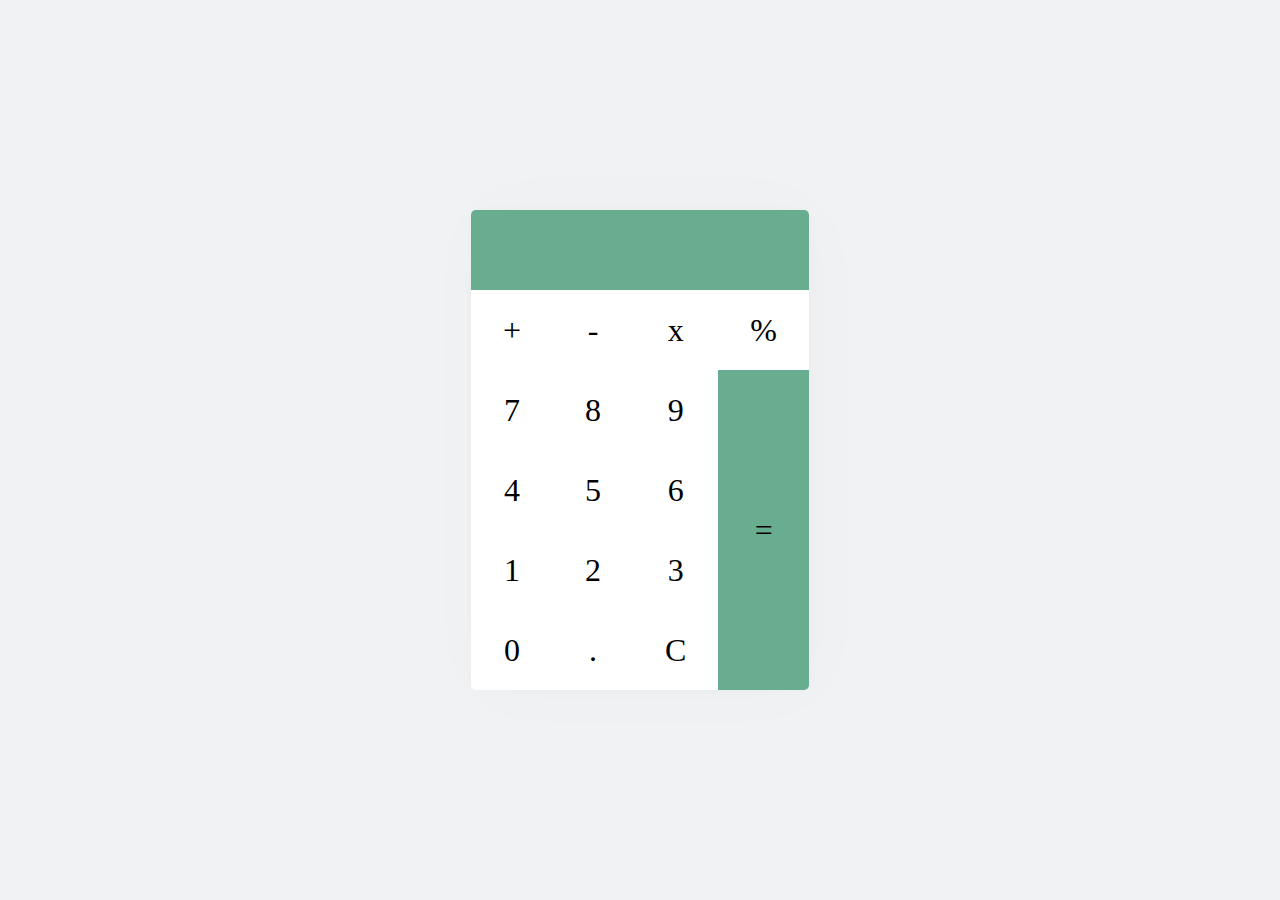
<file: Calculator/index.html>
<!DOCTYPE html>
<html lang="en">
<head>
  <meta charset="UTF-8">
  <meta http-equiv="X-UA-Compatible" content="IE=edge">
  <meta name="viewport" content="width=device-width, initial-scale=1.0">
  <title>Document</title>

  <script defer src="index.js"></script>
  <link rel="stylesheet" href="style.css"/>

</head>
<body>
  <div class="container">
    <div class="calculator">
      <div class="calculator__display"></div>
      <div class="calculator__keys">
        <button class="operator plus">+</button>
        <button class="operator minus">-</button>
        <button class="operator times">x</button>
        <button class="operator divide">%</button>
        <button class="number one">1</button>
        <button class="number two">2</button>
        <button class="number three">3</button>
        <button class="number four">4</button>
        <button class="number five">5</button>
        <button class="number six">6</button>
        <button class="number seven">7</button>
        <button class="number eight">8</button>
        <button class="number nine">9</button>
        <button class="number cero">0</button>
        <button class="number decimal">.</button>
        <button class="number clear">C</button>
        <button class="equal">=</button>  
      </div>
    </div>
  </div>
</body>
</html>
</file>
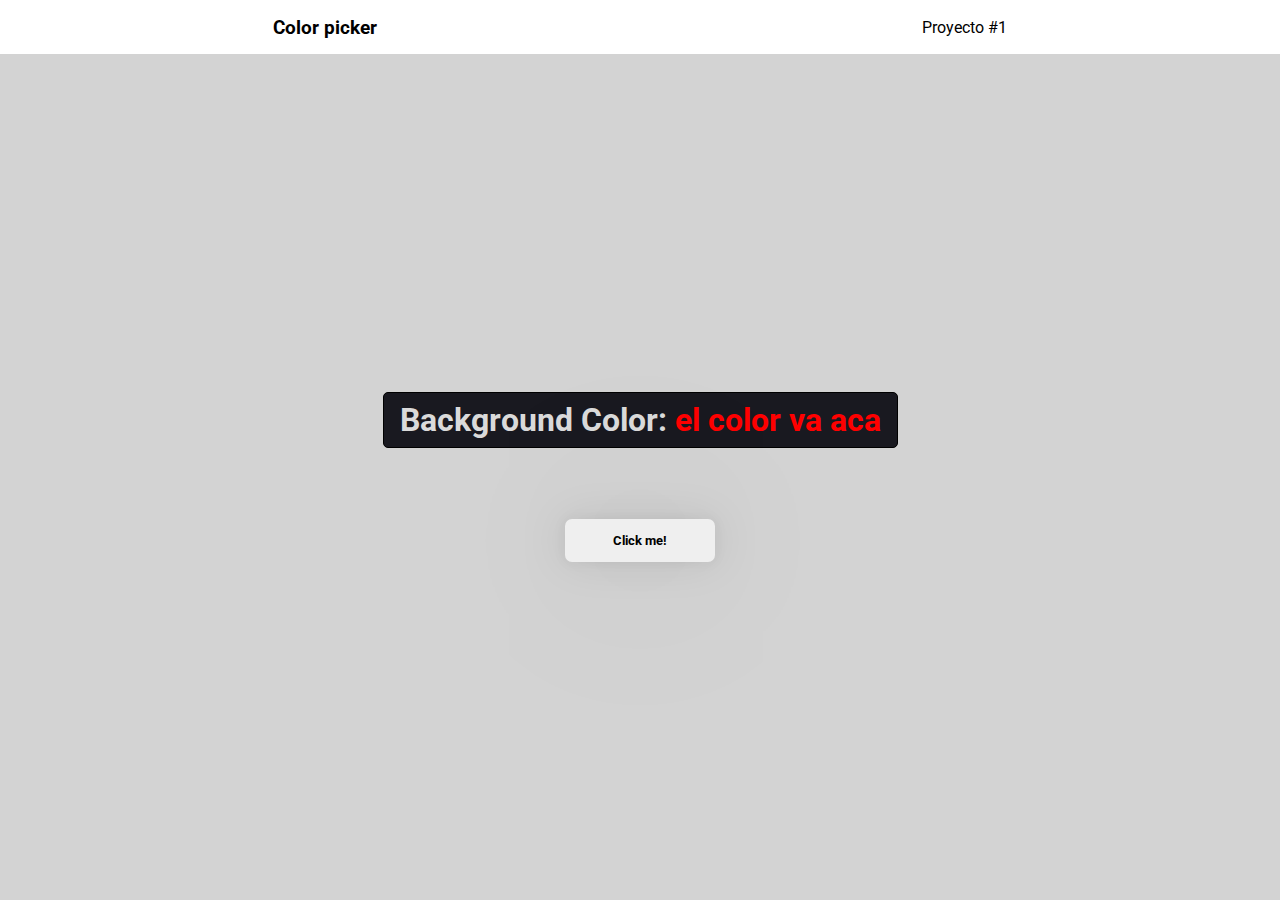
<file: Color flipper/index.html>
<!DOCTYPE html>
<html lang="en">
<head>
    <meta charset="UTF-8">
    <meta http-equiv="X-UA-Compatible" content="IE=edge">
    <meta name="viewport" content="width=device-width, initial-scale=1.0">
    <title>Document</title>
    <link rel="stylesheet" href="styles.css">
    <link rel="preconnect" href="https://fonts.googleapis.com">
<link rel="preconnect" href="https://fonts.gstatic.com" crossorigin>
<link href="https://fonts.googleapis.com/css2?family=Roboto:wght@400;700&display=swap" rel="stylesheet">
</head>
<body>
    <nav class="nav-bar">
        <span class="logo">Color picker</span>
        <p>Proyecto #1</p>
    </nav>
    
    <main>
        <div class="container">
            <h2 class="color-title">Background Color: <span class="color-name">el color va aca</span>  </h2>
            <button class="btn-randomize">Click me!</button>
        </div>
    </main>
    <script src="script.js"></script>
</body>
</html>
</file>
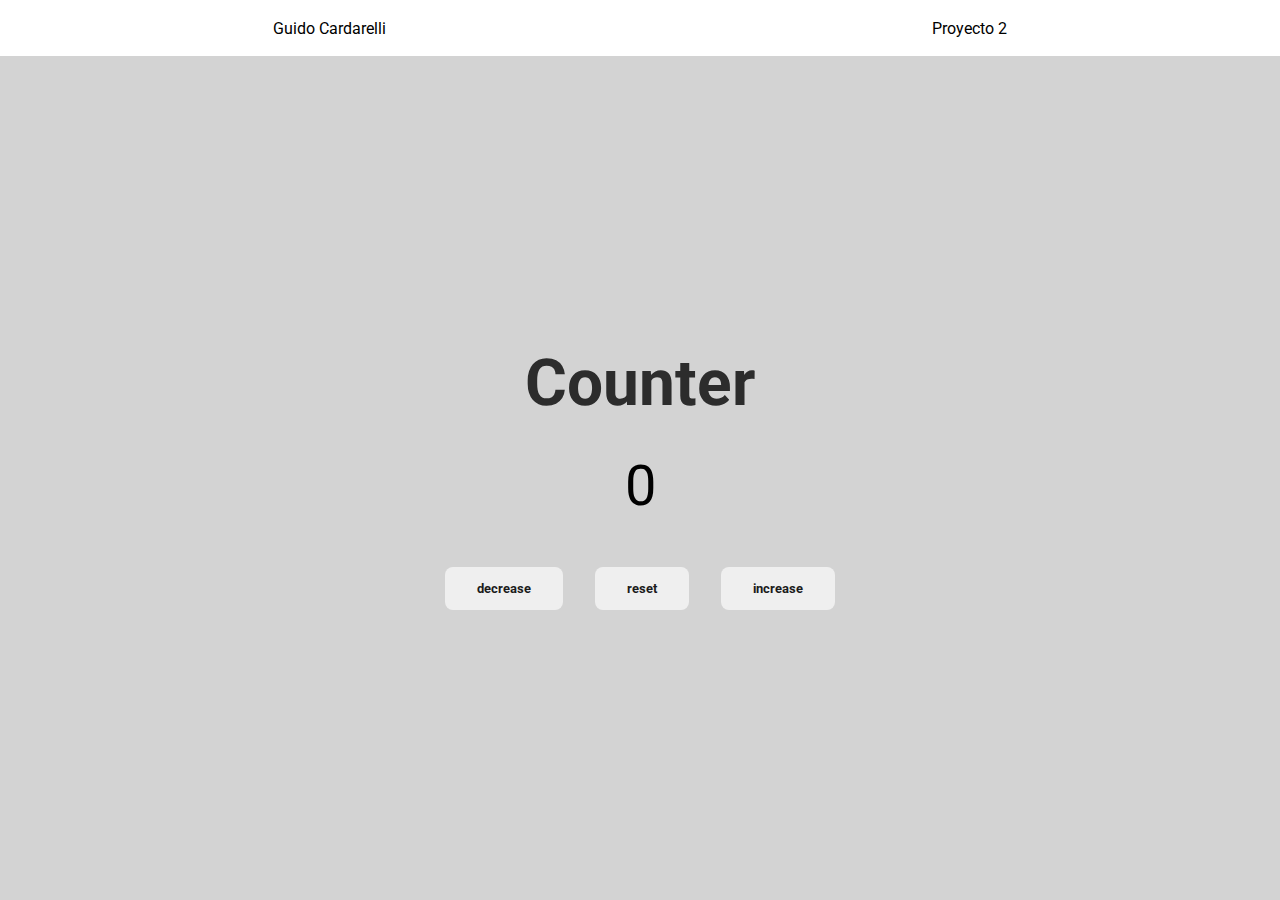
<file: Counter/index.html>
<!DOCTYPE html>
<html lang="en">
<head>
    <meta charset="UTF-8">
    <meta http-equiv="X-UA-Compatible" content="IE=edge">
    <meta name="viewport" content="width=device-width, initial-scale=1.0">
    <title>Counter</title>
    <link rel="stylesheet" href="style.css">
    <link href="https://fonts.googleapis.com/css2?family=Roboto:wght@400;700&display=swap" rel="stylesheet">

</head>
<body>
    <nav>
        <span class="name">Guido Cardarelli</span>
        <span class="proyect">Proyecto 2</span>
    </nav>
    <main>
        <h1 class="counter-title">Counter</h1>
        <span class="counter">0</span>
        <div class="buttons">
            <button class="decrease">decrease</button>
            <button class="reset">reset</button>
            <button class="increase">increase</button>
        </div>
    </main>
    <script src="script.js"></script>
</body>
</html>
</file>
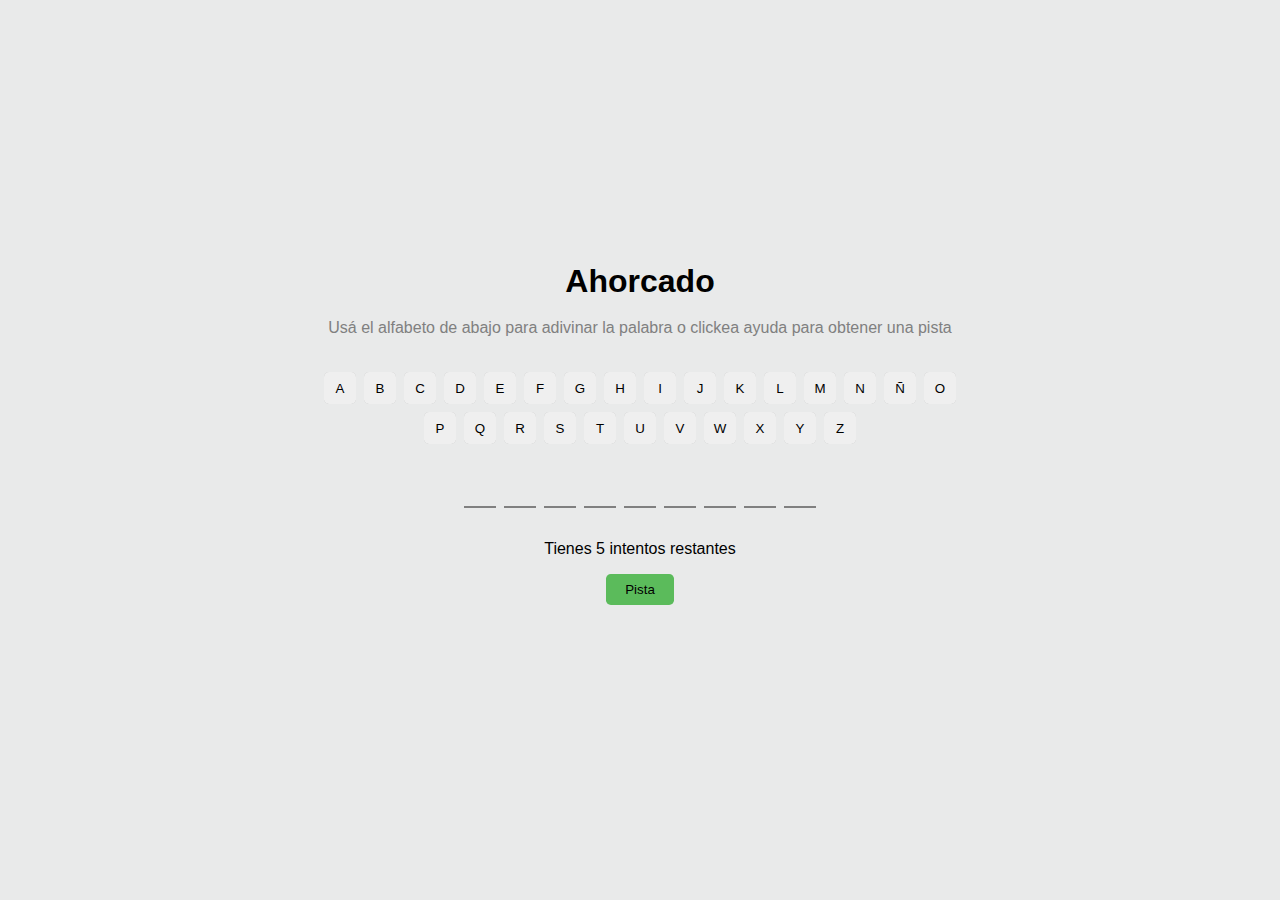
<file: HangMan/index.html>
<!DOCTYPE html>
<html lang="en">
<head>
  <meta charset="UTF-8">
  <meta http-equiv="X-UA-Compatible" content="IE=edge">
  <meta name="viewport" content="width=device-width, initial-scale=1.0">
  <title>Document</title>

  <link rel="stylesheet" href="styles.css">
  <script defer src="script.js"></script>
</head>
<body>
  <div class="lost-game">
    <h2>Lo sentimos, perdiste</h2>
    <button class="reset-game-btn">Seguir jugando</button>
  </div>
  <div class="winned-game">
    <h2>Ganaste! La palabra era Teclado</h2>
    <button class="reset-game-btn">Seguir jugando</button>
  </div>
  <main class="container">
    <h1>Ahorcado</h1>
    <p>Usá el alfabeto de abajo para adivinar la palabra o clickea ayuda para obtener una pista</p>

    <ul class="letter-list">
    </ul>

    <div class="word">
    </div>

    <span class="attempts">Tienes x intentos</span>
    <button class="hint-btn">Pista</button>
    <div class="hint"></div>
  </main>
  
</body>
</html>
</file>
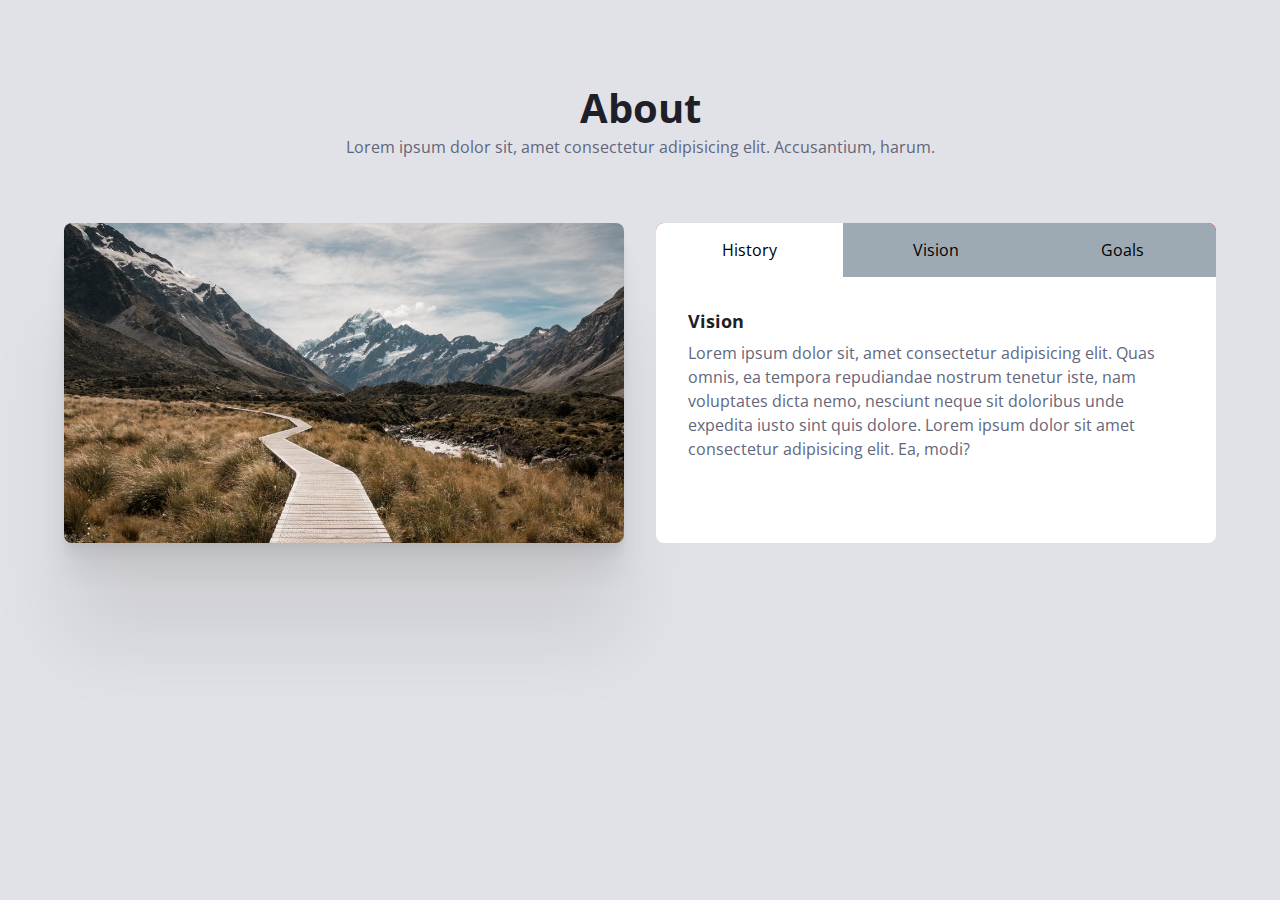
<file: Tabs Project/index.html>
<!DOCTYPE html>
<html lang="en">
<head>
    <meta charset="UTF-8">
    <meta http-equiv="X-UA-Compatible" content="IE=edge">
    <meta name="viewport" content="width=device-width, initial-scale=1.0">
    <title>Tabs project</title>
    <link rel="stylesheet" href="styles.css">
    <link rel="preconnect" href="https://fonts.googleapis.com">
    <link rel="preconnect" href="https://fonts.gstatic.com" crossorigin>
    <link href="https://fonts.googleapis.com/css2?family=Open+Sans:wght@400;700&display=swap" rel="stylesheet">
</head>     
<body>
    <section>
        <div class="section-header">
            <h1>About</h1>
            <p>Lorem ipsum dolor sit, amet consectetur adipisicing elit. Accusantium, harum.</p>
        </div>

        <div class="section-split">
            <div class="img-container">
                <img src="hero-bcg.jpeg" alt="paisaje">
            </div>
            <div class="about">
                <div class="btn-container">
                    <button class="tab-btn active" data-id="history">History</button>
                    <button class="tab-btn" data-id="vision">Vision</button>
                    <button class="tab-btn" data-id="goals">Goals</button>
                </div>
                <div class="about-content">
                    <!-- Single item 1 -->
                    <div class="content" id="history">
                        <h4>History</h4>
                        <p>Lorem ipsum dolor sit, amet consectetur adipisicing elit. Quas omnis, ea tempora repudiandae nostrum tenetur iste, nam voluptates dicta nemo, nesciunt neque sit doloribus unde expedita iusto sint quis dolore.</p>
                    </div>
                    <!-- Single item 2 -->
                    <div class="content active" id="vision">
                        <h4>Vision</h4>
                        <p>Lorem ipsum dolor sit, amet consectetur adipisicing elit. Quas omnis, ea tempora repudiandae nostrum tenetur iste, nam voluptates dicta nemo, nesciunt neque sit doloribus unde expedita iusto sint quis dolore. Lorem ipsum dolor sit amet consectetur adipisicing elit. Ea, modi?</p>


                    </div>
                    <!-- Single item 3 -->
                    <div class="content" id="goals">
                        <h4>Goals</h4>
                        <p>Lorem ipsum dolor sit, amet consectetur adipisicing elit. Quas omnis, ea tempora repudiandae nostrum tenetur iste, nam voluptates dicta nemo, nesciunt neque sit doloribus unde expedita iusto sint quis dolore.</p>
                        
                        <ul>
                            <li>Lorem, ipsum.</li>
                            <li>Lorem ipsum dolor sit.</li>
                        </ul>
                    </div>
                </div>
            </div>
        </div>
    </section>


    <script src="script.js"></script>
</body>
</html>
</file>
<file: Calculator/style.css>
*{
  box-sizing: border-box;
  padding: 0;
  margin: 0;
  font-family: 'Open Sans';
}

button {
  padding: 0.75em 1em;
  border-radius: 0;
  line-height: 1;
  background-color: transparent;
}



.container{
  min-height: 100vh;
  background: rgb(241, 242, 244);
  display: flex;
  align-items: center;
  justify-content: center;
}

.calculator{
  margin-inline: auto;
  border-radius: .3rem;
  overflow: hidden;
  background: white;
  box-shadow:
  0.3px 0px 3.6px rgba(0, 0, 0, 0.007),
  0.8px 0px 10px rgba(0, 0, 0, 0.01),
  1.8px 0px 24.1px rgba(0, 0, 0, 0.013),
  6px 0px 80px rgba(0, 0, 0, 0.02)
;
}

.calculator__display{
  height: 5rem;
  padding: 1rem 1rem;
  background: rgb(105, 173, 144);
  color: white;
  display: flex;
  align-items: center;
  justify-content: flex-end;
}

@media screen and (min-width: 768px) {
  button{
    font-size: 2rem;
  }

  .calculator__display{
    padding-block: 2rem; 
  }
}
.calculator__keys{
  display: grid;
  grid-template-columns: repeat(4, auto); 
  grid-template-areas: 
    ". . . ."
    "seven eight nine equal"
    "four five six equal"
    "one two three equal"
    "cero decimal clear equal"
    ;
}

.calculator__keys > button {
  border: none;
  cursor: pointer;
}
.calculator__keys > button:hover:not(.equal) {
  background: rgb(230, 236, 229);
}
.calculator__keys > .equal:hover{
  background: rgb(89, 147, 122);
}
.one{
  grid-area: one;
}
.two{
  grid-area: two;
}
.three{
  grid-area: three;
}
.four{
  grid-area: four;
}
.five{
  grid-area: five;
}
.six{
  grid-area: six;
}
.seven{
  grid-area: seven;
}
.eight{
  grid-area: eight;
}
.nine{
  grid-area: nine;
}
.cero{
  grid-area: cero;
}
.decimal{
  grid-area: decimal;
}
.clear{
  grid-area: clear;
}
.equal{
  grid-area: equal;
  background: rgb(105, 173, 144);
}
</file>
<file: Color flipper/styles.css>
*{
    margin: 0;
    padding: 0;
    box-sizing: border-box;
    font-family: 'Roboto', sans-serif;
}

.nav-bar{
    width: 100vw;
    height: 6vh;
    background: white;
    padding: 1.5rem 0;
    display: flex;
    justify-content: space-around;
    align-items: center;
    box-shadow:
  0 7.9px 13.7px rgba(0, 0, 0, 0.194),
  0 26.6px 46px rgba(0, 0, 0, 0.286),
  0 119px 206px rgba(0, 0, 0, 0.48)
;


}

.logo{
    font-weight: 700;
    font-size: 1.2rem;
}

main{
    width: 100vw;
    min-height: 94vh;
    background: lightgray;
    display: grid;
    place-content: center;
    
}

.container{
    height: 15rem;
    padding-left: .5rem;
    padding-right: .5rem;
    display: flex;
    flex-direction: column;
    align-items: center;
    justify-content: space-around;
}

.color-title{
    border: 1px solid black;
    padding: .5rem 1rem;
    border-radius: 5px;
    color: rgb(218, 218, 218);
    background: rgb(25, 25, 32);
    font-size: 2rem;
}

.color-name{
    color: red;
}

.btn-randomize{
    border: none;
    padding: .875rem 3rem;
    border-radius: 7px;
    font-weight: 700;
    box-shadow:
    0 0px 13.7px rgba(0, 0, 0, 0.057),
    0 0px 46px rgba(0, 0, 0, 0.083),
    0 0px 206px rgba(0, 0, 0, 0.14)
  ;

}
</file>
<file: Counter/style.css>
*{
    padding: 0;
    margin: 0;
    box-sizing: border-box;
    font-family: 'Roboto', sans-serif;
}

nav{
    display: flex;
    justify-content: space-around;
    align-items: center;
    height: 3.5rem;
    box-shadow:
        0 7.9px 13.7px rgba(0, 0, 0, 0.194),
        0 26.6px 46px rgba(0, 0, 0, 0.286),
        0 119px 206px rgba(0, 0, 0, 0.48)
    ;
}
main{
    background: lightgrey;
    min-height: calc(100vh - 3.5rem);
    display: grid;
    place-content: center;
}


.counter-title, .counter{
    text-align: center;
}
.counter-title{
    margin-bottom: 2rem;
    font-size: 4rem;
    color: rgb(44, 44, 44);
}
.counter{
    font-size: 3.5rem;
    margin-bottom: 3rem;
}

.buttons{
    display: flex;
}

.buttons > button {
    border: none;
    padding: 0.875rem 2rem;
    border-radius: 8px;
    font-weight: bold;
    color: rgb(27, 27, 27);
}

button:nth-child(2){
    margin: 0 2rem;
}

@media screen and (max-width: 400px){
    .buttons{
        flex-direction: column;
    }
    button:nth-child(2){
        margin: 1rem 0;
    }
}
</file>
<file: HangMan/styles.css>
*{
  margin: 0;
  padding: 0;
  box-sizing: border-box;
}

body{
  text-align: center;
  font-family: sans-serif;
  background: rgb(233, 234, 234);
}

ul{
  list-style: none;
}

button{
  cursor: pointer;
  outline: none;
  border: none;
}

.container{
  width: min(90vw, 1000px);
  margin-inline: auto;
  min-height: 100vh;
  display: grid;
  place-content: center;
  padding-block: 2rem;
}

h1{
  margin-bottom: 1rem;
}

p{
  color: grey;
  justify-self: center;
  line-height: 1.5;
}

.letter-list{
  max-width: 40rem;
  display: flex;
  flex-wrap: wrap;
  gap: .5rem;
  margin-top: 2rem;
  justify-content: center;
}

.letter-list > li{
  background: rgb(208, 208, 208);
  height: 2rem;
  width: 2rem;
  border-radius: .3rem;
  overflow: hidden;
}

.letter-btn{
  height: 100%;
  width: 100%;
  text-transform: uppercase;
  border-radius: .3rem;
}

.letter-btn:disabled{
 cursor:not-allowed;
}

.letter-btn.is-in,
.letter-btn.is-not-in{
  opacity: 1;
  transition: all .5s ease-out;
}

.letter-btn.is-in{
  background: rgb(70, 171, 110);
  border: none;
  color: rgb(29, 89, 70);
}

.letter-btn.is-not-in{
  background: rgb(209, 127, 127);
  color: rgb(136, 56, 56)
}

.word{
  margin-top: 2rem;
  display: flex;
  gap: .5rem;
  justify-self: center;
}

.word > span{
  display: block;
  border-bottom: 2px solid grey;
  height: 2rem;
  width: 2rem;
}

.attempts{
  margin-top: 2rem;
}

.hint-btn{
  width: max-content;
  justify-self: center;
  margin-top: 1rem;
  padding: .5rem 1.2rem;
  border-radius: .3rem;
  border: none;
  background: rgb(91, 187, 91);
}

.hint{
  margin-top: 2rem;
  max-width: 50ch;
  justify-self: center;
  background: rgb(255, 255, 255);
  border-radius: .5rem;
}

.hint > p {
  padding: 1rem;
}

.lost-game,
.winned-game{
  position: absolute;
  place-content: center;
  height: 100vh;
  width: 100vw;
  gap: 1.5rem;
  display: grid;
  visibility: hidden;
  opacity: 0;
  transform:translateY(-1rem);
  transition: all .5s;
}

.lost-game.show,
.winned-game.show{
  opacity: 1;
  transform:translateY(0);
  visibility: visible;
}

.lost-game{
  background: rgb(224, 174, 174);
  color: rgb(133, 35, 35);
}

.winned-game{
  background: rgb(174, 224, 189);
  color: rgb(35, 133, 63);
}

.reset-game-btn{
  width: max-content;
  justify-self: center;
  padding: .4rem .8rem;
  border-radius: .3rem;
}
</file>
<file: Tabs Project/styles.css>
*{
    box-sizing: border-box;
    padding: 0;
    margin: 0;
    font-family: 'Open Sans', sans-serif;
}
body{
    background: rgb(225, 226, 231);
}
img{
    display: block;
}

p{
    color: rgb(98, 102, 122);
    line-height: 1.5;
}
ul{
    color: rgb(98, 102, 122);
    list-style-position: inside;
}
section{
    padding: 5rem 0;
    min-height: 100vh;
}


.section-header{
    width: 100%;
    text-align: center;
    margin-bottom: 4rem;
}

.section-header h1{
    font-size: 2.5rem;
    color:rgb(31, 32, 39);   
}

.section-split{
    width: 90vw;
    max-width: 1170px;
    margin: 0 auto;
    display: grid;
    grid-template-columns: 1fr 1fr;
    column-gap: 2rem;
}

.img-container{
    border-radius: .5rem;
    overflow: hidden;
    box-shadow:
    0 4.5px 3.6px rgba(0, 0, 0, 0.028),
    0 12.5px 10px rgba(0, 0, 0, 0.04),
    0 30.1px 24.1px rgba(0, 0, 0, 0.052),
    0 100px 80px rgba(0, 0, 0, 0.08)
    ;

}

.img-container img{
    height: 20rem;
    width: 100%;
    object-fit:cover;
}

.about{
    background: white;
    border-radius: .5rem;
    overflow: hidden;
}

.about h4{
    font-size: 1.125rem;
    margin-bottom: .5rem;
    color:rgb(31, 32, 39); 
}

.btn-container{
    background: red;
    display: flex;
}

.tab-btn {
    border: none;
    width: 100%;
    padding: 1rem 0;
    font-size: 1rem;
    background: rgb(157, 170, 179);
    cursor: pointer;
}

.tab-btn.active{
    background: white;
    cursor:initial
}

.content{
    padding: 2rem;
    display: none;
    z-index: -1;
}

.active {
    display: block;
    z-index: 1;
}



@media screen and (max-width: 1000px){
 

    .section-split{
        grid-template-columns: 1fr;
        row-gap: 2rem;
        grid-template-rows: 20rem 1fr;
    }

    
}
</file>
